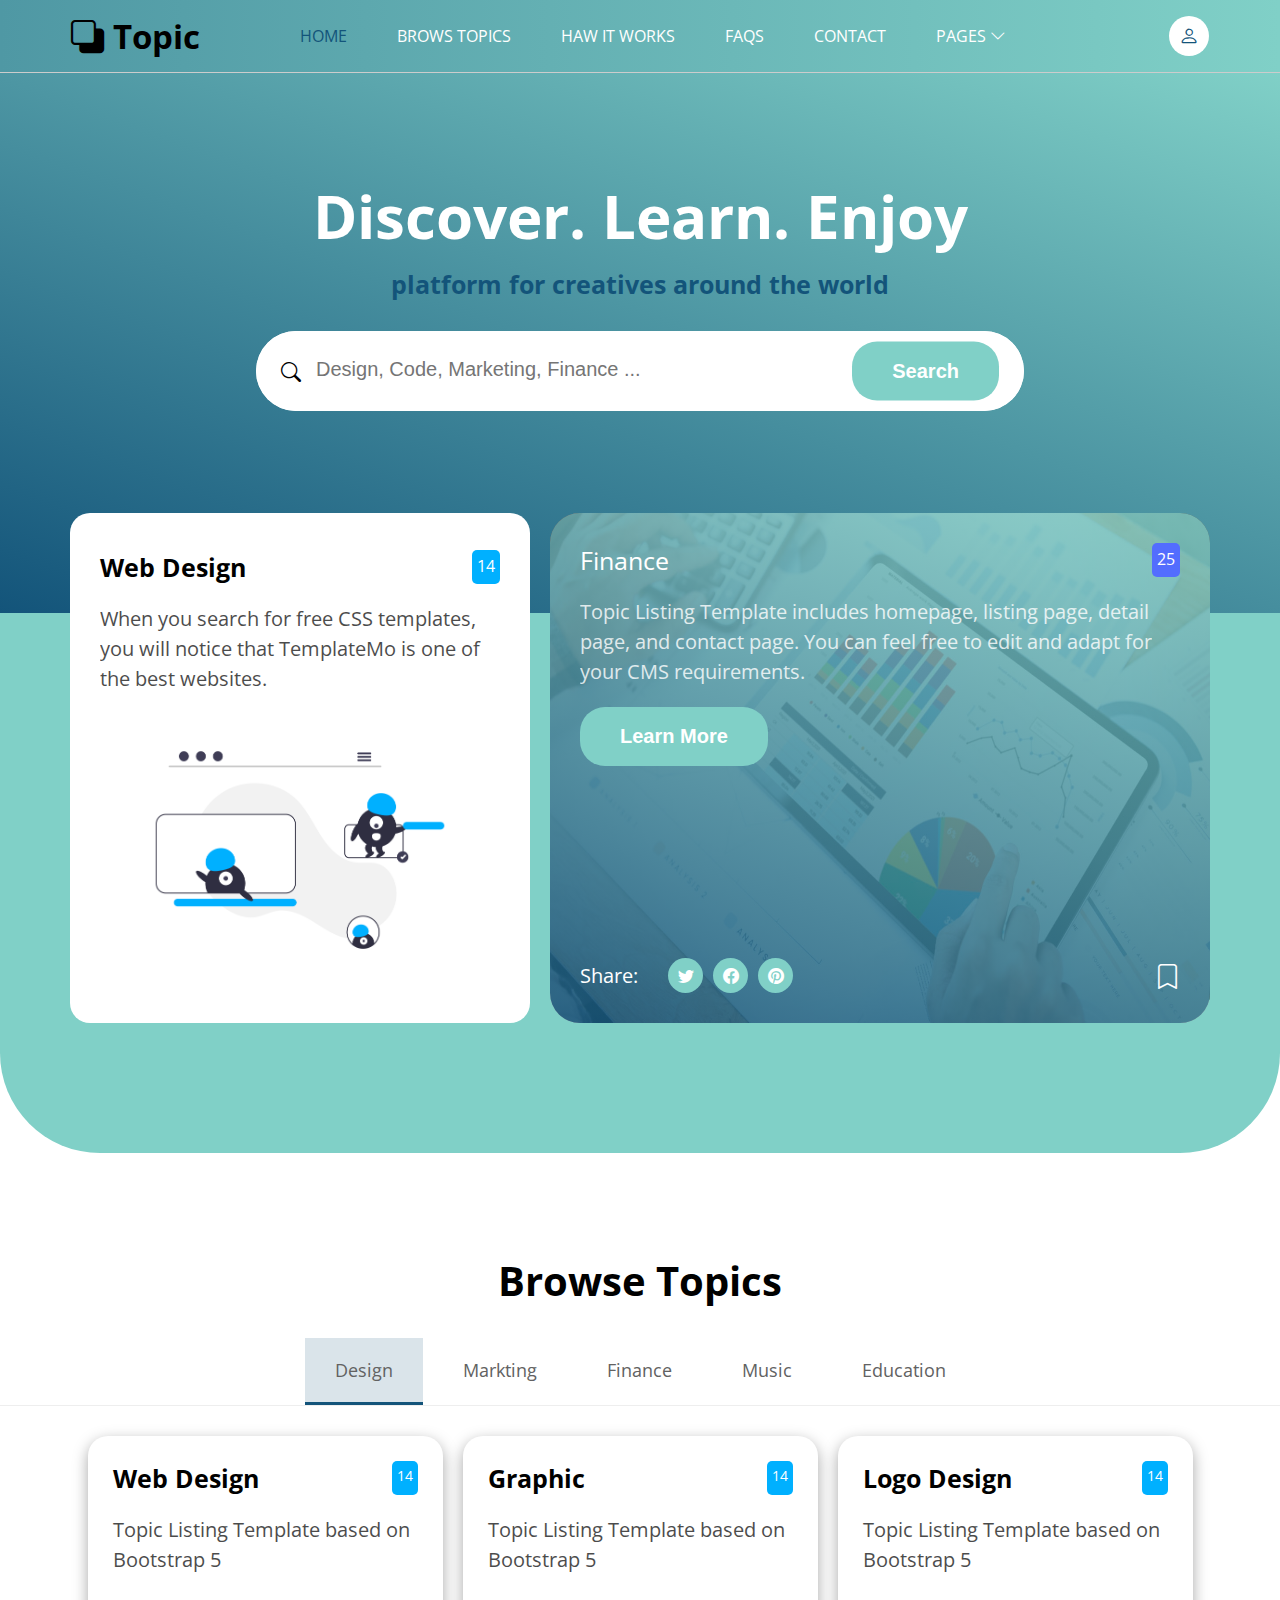
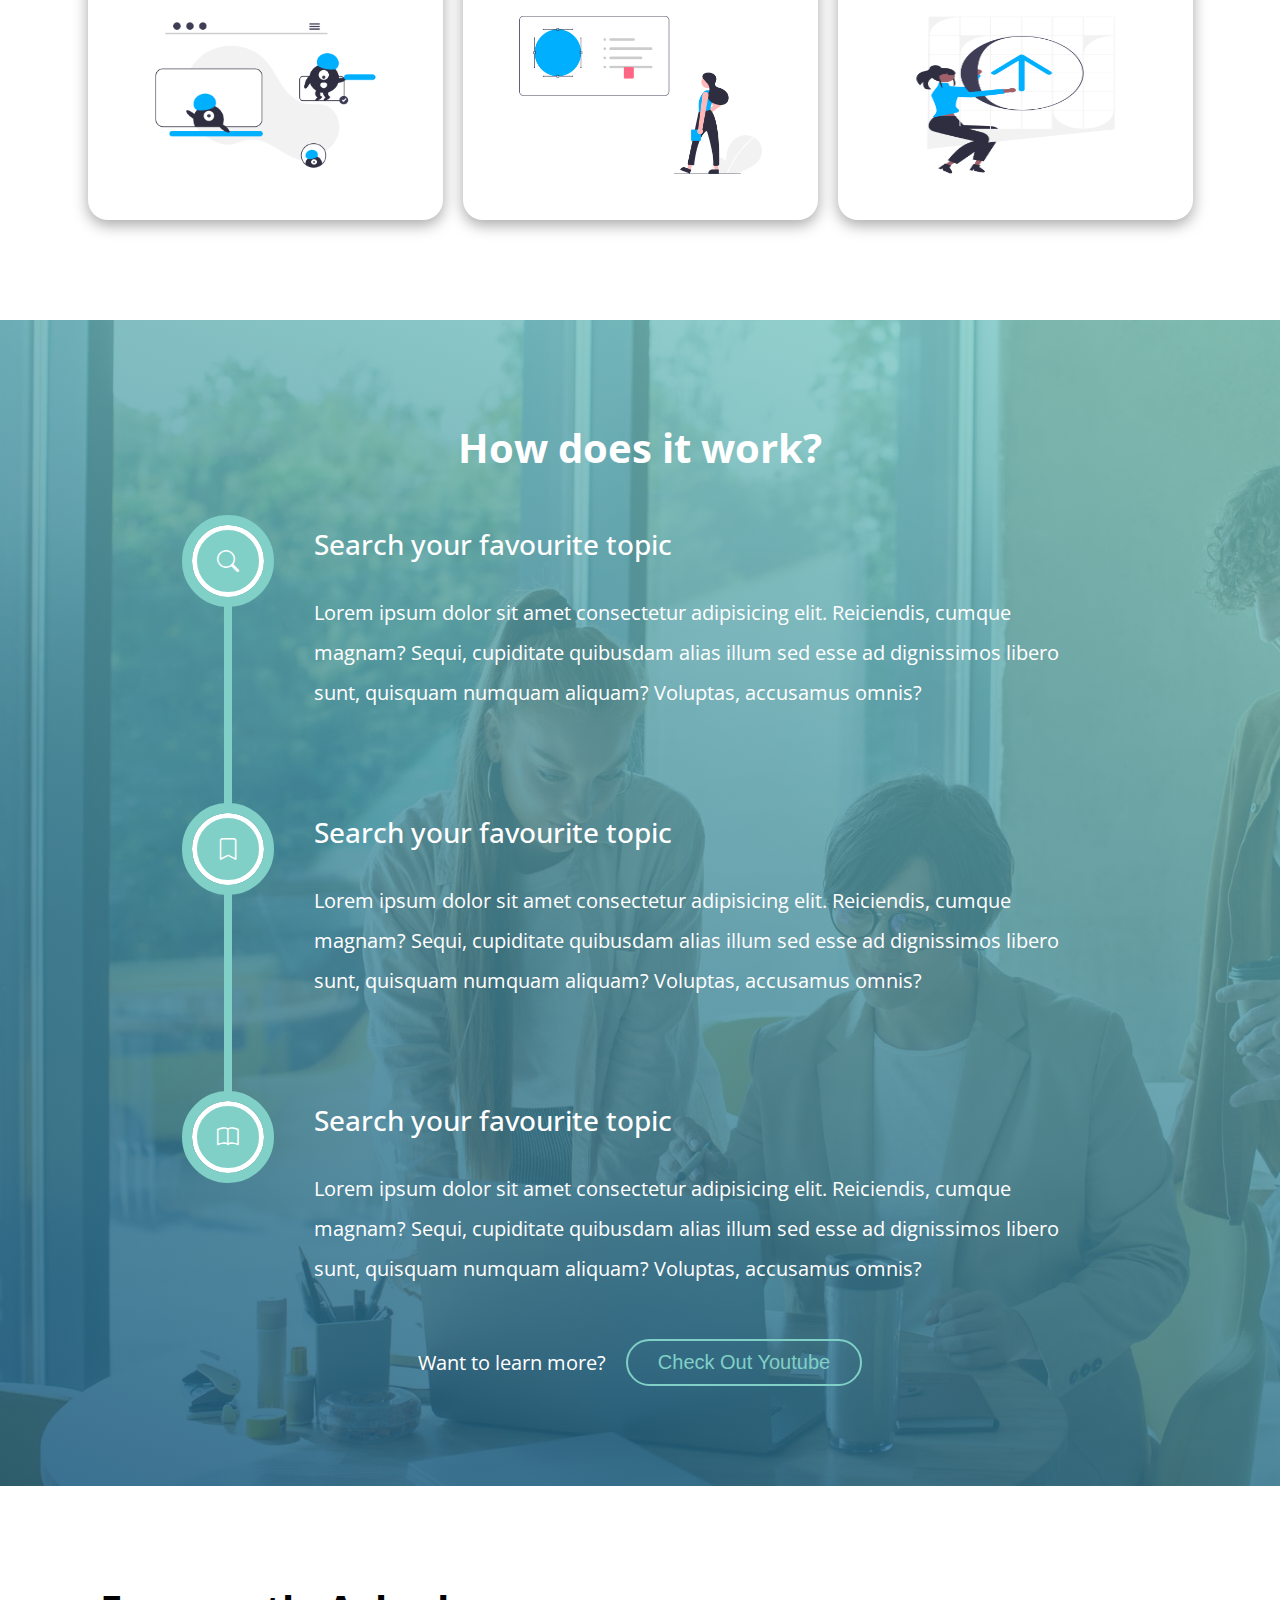
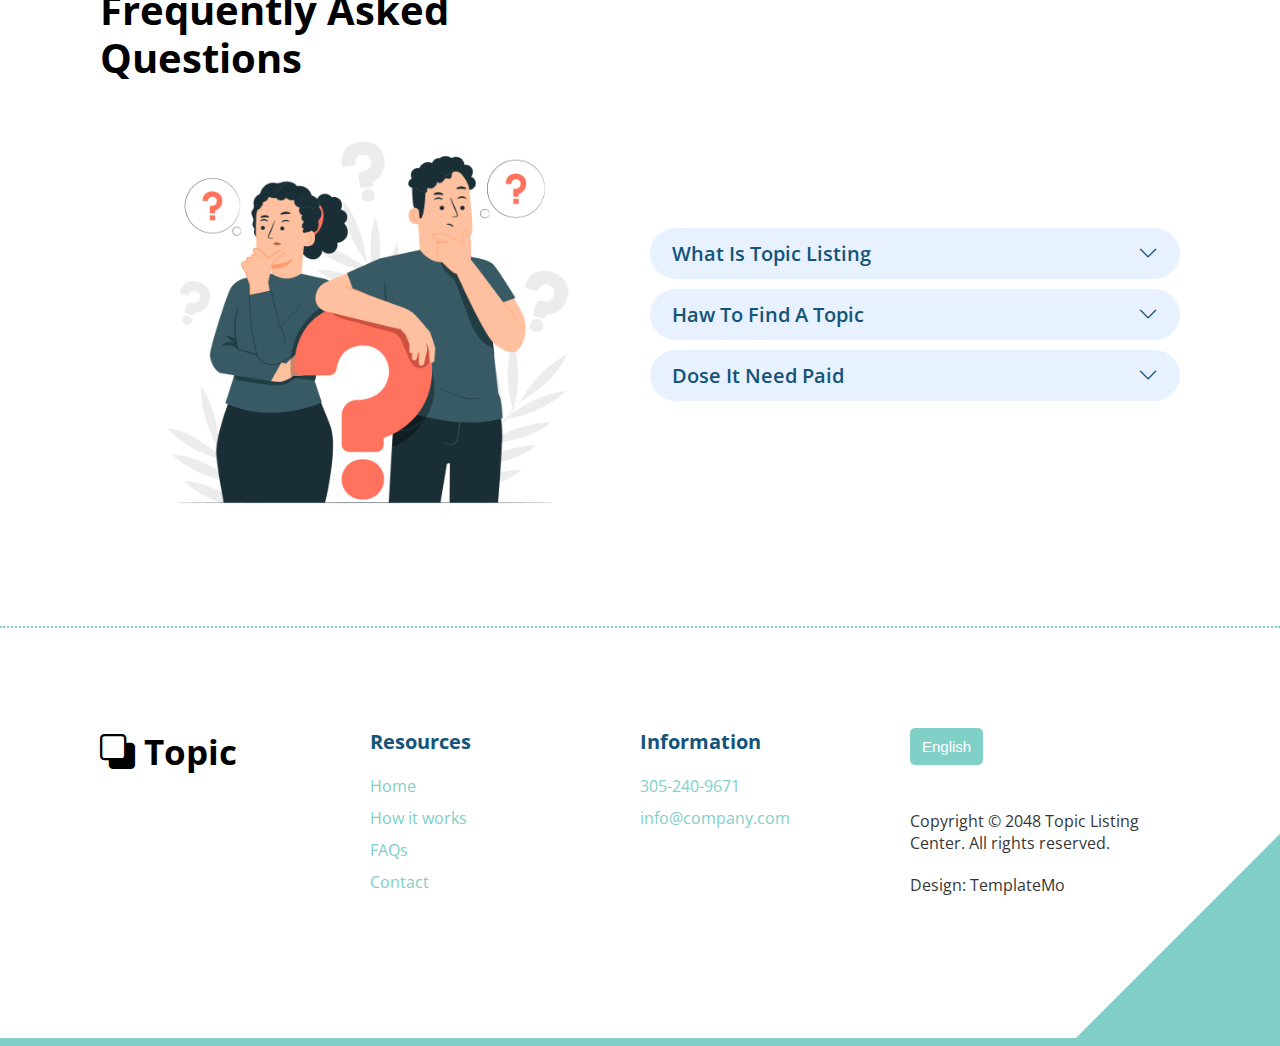
<file: index.html>
<!DOCTYPE html>
<html lang="en">
<head>
    <meta charset="UTF-8">
    <meta name="viewport" content="width=device-width, initial-scale=1.0">
    <!-- start icons -->
    <link href='https://unpkg.com/boxicons@2.1.4/css/boxicons.min.css' rel='stylesheet'>
    <link rel="stylesheet" href="https://cdnjs.cloudflare.com/ajax/libs/font-awesome/6.6.0/css/all.min.css" integrity="sha512-Kc323vGBEqzTmouAECnVceyQqyqdsSiqLQISBL29aUW4U/M7pSPA/gEUZQqv1cwx4OnYxTxve5UMg5GT6L4JJg==" crossorigin="anonymous" referrerpolicy="no-referrer" />
    <link rel="stylesheet" href="https://cdn.jsdelivr.net/npm/bootstrap-icons@1.11.3/font/bootstrap-icons.min.css">
    <!-- end icons -->
     <!-- start fonts -->
     <link href="https://fonts.googleapis.com/css2?family=Open+Sans:ital,wght@0,300..800;1,300..800&display=swap" rel="stylesheet">
     <!-- end fonts -->
    <link rel="stylesheet" href="style.css">
    <title> project -2 ( part 1 ) </title>
</head>
<body>


<!-- start nav -->
 <nav>
    <div class="left_nav">
        <b><i class="bi bi-back"></i> Topic </b>
        <ul>
            <li>
                <a href="#" class="active">Home</a>
            </li>
            <li>
                <a href="#">Brows Topics</a>
            </li>
            <li>
                <a href="#">Haw it works</a>
            </li>
            <li>
                <a href="#">Faqs</a>
            </li>
            <li>
                <a href="#">Contact</a>
            </li>
            <li>
                <a href="#">pages <i class="bi bi-chevron-down"></i></a>
                <div class="dropdown-menu">
                    <a href="#"> TOPICS listing </a>
                    <a href="#"> Contact form </a>
                </div>
            </li>
        </ul>
    </div>
    <div class="right_nav">
        <i class="bi bi-person"></i>
        <i class="bi bi-list"></i>
    </div>
 </nav>
<!-- end nav -->

<!-- start main -->
 <main>
    <header>
        <article>
            <h1>Discover. Learn. Enjoy</h1>
            <b>platform for creatives around the world</b>
            <div>
                <i class="bi bi-search"></i>
                <input type="search" placeholder="Design, Code, Marketing, Finance ...">
                <button>Search</button>
            </div>
        </article>
    </header>
    <div class="down_header">

        <div class="card-1">
            <div>
                <b>Web Design</b>
                <span>14</span>
            </div>
            <p>When you search for free CSS templates, you will notice that TemplateMo is one of the best websites.</p>
            <img src="imgs/webDesign.png" alt="">
        </div>

        <div class="card-2">
            <img src="imgs/finance.jpg" alt="">
            <div class="top_card">
                <div>
                    <b>Finance</b>
                    <span>25</span>
                </div>
                <p>Topic Listing Template includes homepage, listing page, detail page, and contact page. You can feel free to edit and adapt for your CMS requirements.</p>
                <button class="btn"> Learn More </button>
            </div>
            <div class="down_card">
                <div class="social">
                    <p>Share:</p>
                    <div>
                        <i class="bi bi-twitter"></i>
                        <i class="bi bi-facebook"></i>
                        <i class="bi bi-pinterest"></i>
                    </div>
                </div>
                <i class="bi bi-bookmark"></i>
            </div>
        </div>
        
    </div>
 </main>
<!-- end main -->


<!-- start sec-Browse Topics -->
 <section class="topics">
    <h2 class="sec_title">Browse Topics</h2>
    <ul>
        <li class="active">Design</li>
        <li>Markting
            <div class="dropdown-1">

                <div class="card">
                    <div>
                        <b>Advertsing</b>
                        <span style="background-color: #F50057;">30</span>
                    </div>
                    <p>Topic Listing Template based on Bootstrap 5</p>
                    <img src="imgs/advertising.png" alt="">
                </div>

                <div class="card">
                    <div>
                        <b>Advertsing</b>
                        <span style="background-color: #F50057;">30</span>
                    </div>
                    <p>Topic Listing Template based on Bootstrap 5</p>
                    <img src="imgs/vedioContent.png" alt="">
                </div>

                <div class="card">
                    <div>
                        <b>Advertsing</b>
                        <span style="background-color: #F50057;">30</span>
                    </div>
                    <p>Topic Listing Template based on Bootstrap 5</p>
                    <img src="imgs/tweet.png" alt="">
                </div>

            </div>
        </li>
        <li>Finance</li>
        <li>Music</li>
        <li>Education</li>
    </ul>

    <div class="container">

        <div class="card">
            <div>
                <b>Web Design</b>
                <span>14</span>
            </div>
            <p>Topic Listing Template based on Bootstrap 5</p>
            <img src="imgs/webDesign.png" alt="">
        </div>
        
        <div class="card">
            <div>
                <b>Graphic</b>
                <span>14</span>
            </div>
            <p>Topic Listing Template based on Bootstrap 5</p>
            <img src="imgs/graphics.png" alt="">
        </div>
        <div class="card">
            <div>
                <b>Logo Design</b>
                <span>14</span>
            </div>
            <p>Topic Listing Template based on Bootstrap 5</p>
            <img src="imgs/logo design.png" alt="">
        </div>

    </div>

 </section>
<!-- end sec-Browse Topics -->




<!-- start sec-work -->
 <section class="work">
    <h3 class="sec_title">How does it work?</h3>
    <div class="container">
        <div class="card">
            <i class="bi bi-search"></i>
            <div>
                <b>Search your favourite topic</b>
                <p>Lorem ipsum dolor sit amet consectetur adipisicing elit. Reiciendis, cumque magnam? Sequi, cupiditate quibusdam alias illum sed esse ad dignissimos libero sunt, quisquam numquam aliquam? Voluptas, accusamus omnis?</p>
            </div>
        </div>
        <div class="card">
            <i class="bi bi-bookmark"></i>
            <div>
                <b>Search your favourite topic</b>
                <p>Lorem ipsum dolor sit amet consectetur adipisicing elit. Reiciendis, cumque magnam? Sequi, cupiditate quibusdam alias illum sed esse ad dignissimos libero sunt, quisquam numquam aliquam? Voluptas, accusamus omnis?</p>
            </div>
        </div>
        <div class="card">
            <i class="bi bi-book"></i>
            <div>
                <b>Search your favourite topic</b>
                <p>Lorem ipsum dolor sit amet consectetur adipisicing elit. Reiciendis, cumque magnam? Sequi, cupiditate quibusdam alias illum sed esse ad dignissimos libero sunt, quisquam numquam aliquam? Voluptas, accusamus omnis?</p>
            </div>
        </div>
    </div>
    <div class="down_work">
        <p>Want to learn more? </p>
        <button>Check Out Youtube</button>
    </div>
 </section>
<!-- end sec-work -->


<!-- start sec-Questions -->
 <section class="questions">
    <h4 class="sec_title">Frequently Asked Questions</h4>
    <div class="container">
        <div class="card_img">
            <img src="imgs/question.jpg" alt="">
        </div>
        <div class="details">
            <article>
                <div>What Is Topic Listing <i class="bi bi-chevron-down"></i></div>
                <p>Topic Listing is free Bootstrap 5 CSS template. You are not allowed to redistribute this template on any other template collection website without our permission. Please contact TemplateMo for more detail. Thank you.</p>
            </article>
            <article>
                <div>Haw To Find A Topic<i class="bi bi-chevron-down"></i></div>
                <p>Topic Listing is free Bootstrap 5 CSS template. You are not allowed to redistribute this template on any other template collection website without our permission. Please contact TemplateMo for more detail. Thank you.</p>
            </article>
            <article>
                <div>Dose It Need Paid <i class="bi bi-chevron-down"></i></div>
                <p>Topic Listing is free Bootstrap 5 CSS template. You are not allowed to redistribute this template on any other template collection website without our permission. Please contact TemplateMo for more detail. Thank you.</p>
            </article>
        </div>
    </div>
 </section>
<!-- end sec-Questions -->




<!-- start-footer -->
<footer>

    <div class="card">
        <b><i class="bi bi-back"></i> Topic </b>
    </div>
    <div class="card">
        <b> Resources </b>
        <div>
            <a href="#">Home</a>
            <a href="#">How it works</a>
            <a href="#">FAQs</a>
            <a href="#">Contact</a>
        </div>
    </div>
    <div class="card">
        <b> Information </b>
        <div>
            <a href="#">305-240-9671</a>
            <a href="#">info@company.com</a>
        </div>
    </div>
    <div class="card">
        <button>English</button>
        <p>Copyright © 2048 Topic Listing Center. All rights reserved.</p>
        <p>Design: TemplateMo</p>
    </div>
</footer>
<!-- end-footer -->

</body>
</html>
</file>
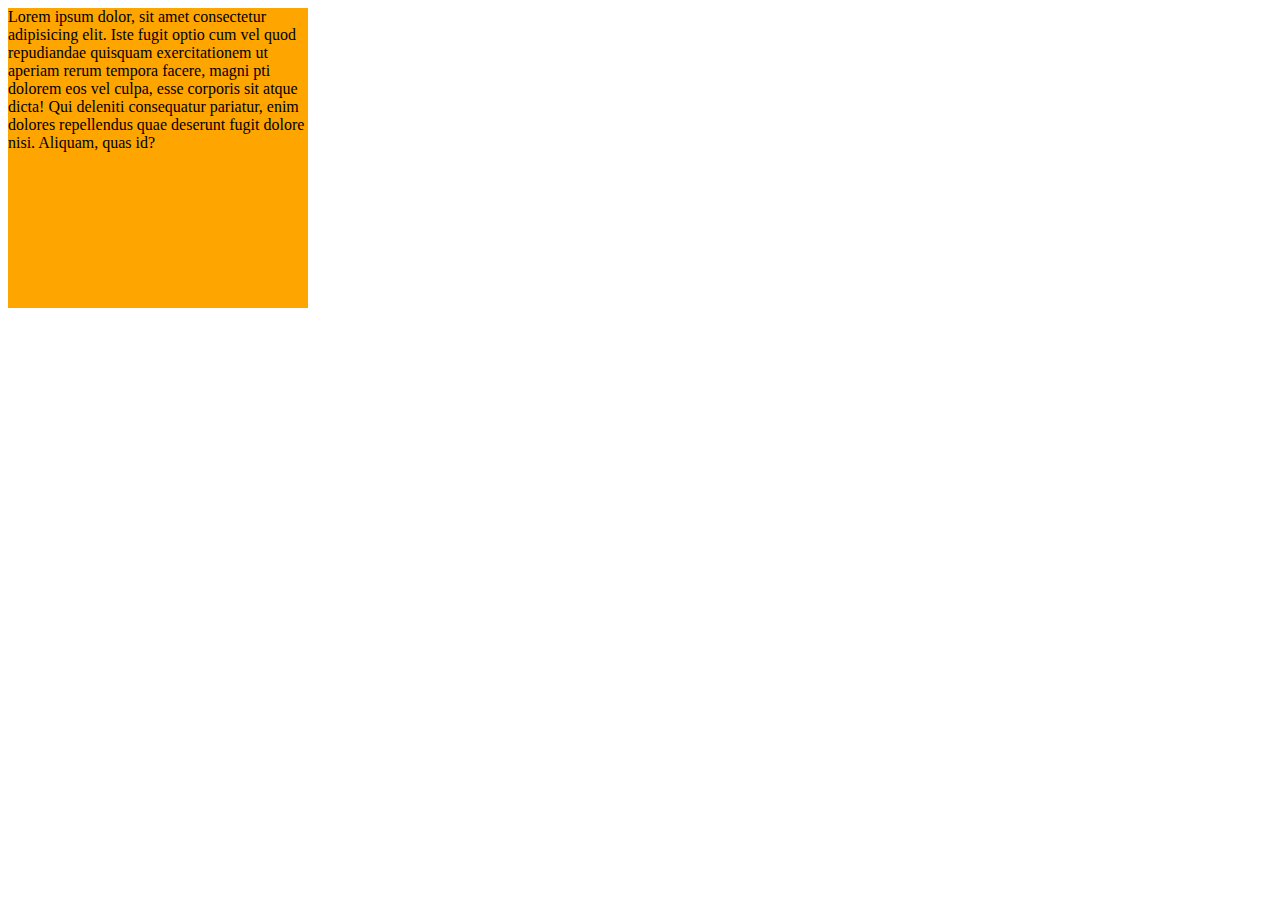
<file: test.html>
<!DOCTYPE html>
<html lang="en">
<head>
    <meta charset="UTF-8">
    <meta name="viewport" content="width=device-width, initial-scale=1.0">
    <title>Document</title>
    <style>
        div{
            min-height: 300px;
            width: 300px;
            background-color: orange;
        }
    </style>
</head>

<body>

    <div>
        Lorem ipsum dolor, sit amet consectetur adipisicing elit. Iste fugit optio cum vel quod repudiandae quisquam exercitationem ut aperiam rerum tempora facere, magni pti dolorem eos vel culpa, esse corporis sit atque dicta! Qui deleniti consequatur pariatur, enim dolores repellendus quae deserunt fugit dolore nisi. Aliquam, quas id?
    </div>
    
</body>
</html>
</file>
<file: style.css>
*{
    margin: 0;
    padding: 0;
}
:root{
    --main-color: #80d0c7 ; 
    --secodary-color :  #13547a ;
}

body{
    font-family: "Open Sans", sans-serif;
}


/* start nav */
nav{
    display: flex;
    align-items: center;
    justify-content: space-around ;
    background: linear-gradient( to right , #4f98a4 , #80d0c7 ) ;
    position: sticky;
    top: 0;
    z-index: 500;
    border-bottom: 1px solid  #ccc;
}
nav .left_nav{
    display: flex;
    align-items: center;
    justify-content: center;
    gap: 80px;
}
nav .left_nav b{
    font-size: 33px;
}
nav .left_nav ul{
    display: flex;
    align-items: center;
    justify-content: center;
    gap: 10px;
}
nav .left_nav ul li{
    list-style: none;
    padding: 25px  20px;
}
nav .left_nav ul li:nth-of-type(6){
    position: relative;
}
nav .left_nav ul li:nth-of-type(6) .dropdown-menu {
    position: absolute;
    box-shadow: rgba(0, 0, 0, 0.35) 0px 5px 15px;
    background-color: #fff;
    width: 150px;
    left: 0;
    text-align: center;
    display: flex;
    flex-direction: column;
    transition: 0.5s;
    gap: 10px;
    border-radius: 5px;


    opacity: 0;
    top: 150%;
    height: 0;
    padding: 0 ;
    overflow: hidden;


}
nav .left_nav ul li:nth-of-type(6):hover .dropdown-menu{
    opacity: 1;
    top: 90%;
    height:auto;
    padding: 20px ;
    overflow: visible;


}
nav .left_nav ul li:nth-of-type(6) .dropdown-menu::after{
    content: '';
    position: absolute;

    border: 13px solid #fff;
    transform: rotate(45deg);
    left: 15px;
    top: -8px;
}
nav .left_nav ul li:nth-of-type(6) .dropdown-menu a{
    color: var(--secodary-color);
}
nav .left_nav ul li a{
    text-decoration: none;
    color: #fff;
    text-transform: uppercase;
    transition: 0.5s;
}
nav .left_nav ul li a:hover ,
nav .left_nav ul li a.active {
    color: var(--secodary-color);
}
nav .right_nav{
    display: flex;
    gap: 10px;
    align-items: center;
}
nav .right_nav .bi-person{
    width: 40px;
    height: 40px;
    display: flex;
    align-items: center;
    justify-content: center;
    background-color: #fff;
    color: var(--secodary-color);
    border-radius: 50%;
    transition: 0.5s;
    font-size: 20px;
}
nav .right_nav .bi-person:hover{
    background-color: var(--secodary-color);
    color: #fff;
    cursor: pointer;
}
.bi-list{
    font-size: 30px;
    color: #fff;
    transition: 0.5s;
    cursor: pointer;
    display: none;
}
.bi-list:hover{
    transform: scaleX(1.4);
}
@media (max-width:1100px) {
    nav .left_nav{
        gap: 30px;
    }
}
@media (max-width:995px) {
    .bi-list{
        display: block;
    }
    nav{
        padding: 20px 0 ;
        position: relative;
    }
    nav .left_nav ul{
        /* display: none; */
        position: absolute;
        width: 100%;
        background-color: var(--main-color);
        left: 0;
        top: 100%;
        flex-direction: column;

        gap: 5px;
        
        transition: 0.5s;
        opacity: 0;
        height: 0;
        padding: 0;
        overflow: hidden;

    }
    nav .left_nav ul li{
        list-style: none;
        padding: 0;
        width: 100%;
    }
    nav .left_nav ul li a{
        display: block;
        text-align: center;
        width: 100%;
        padding: 10px 0;
        transition: 0.5s;
        position: relative;
    }
    nav .left_nav ul li a::after{
        content: '';
        position: absolute;

        width: 0;
        height: 2px;
        background-color: var(--secodary-color);

        left: 0;
        top: 0;
        transition: 1s;
    }
    nav .left_nav ul li a::before{
        content: '';
        position: absolute;

        width: 0;
        height: 2px;
        background-color: var(--secodary-color);

        right: 0;
        bottom: 0;
        transition: 1s;
    }
    nav .left_nav ul li a:hover::after , 
    nav .left_nav ul li a:hover::before { 
        width: 100%;
    }
    nav .left_nav ul li a:hover{
        background-color: #fff;
    }
    nav .left_nav ul li:nth-of-type(6) .dropdown-menu{
        opacity: 1;
        top: 120%;
        left: 50%;
        height:auto;
        padding: 20px ;
        overflow: visible;
        transform: translateX(-50%);
        
    }
    nav .left_nav ul li:nth-of-type(6):hover .dropdown-menu{
        top: 120%;

    }
    nav:hover ul{
        opacity: 1;
        height: auto;
        padding: 20px 0 150px;;
        overflow: visible;

    }

}
/* end nav */







/* start header */
main{
    min-height: 120vh;
    background-color: var(--main-color);
    border-radius:  0 0 100px 100px;
}
header{
    height: 60vh;
    background: linear-gradient( 20deg ,  #13547a , #80d0c7 ) ;
    display: flex;
    align-items: center;
    justify-content: center;


}
header article{
    width: 100%;
    display: flex;
    align-items: center;
    justify-content: center;
    flex-direction: column;
    gap: 20px;
    transform: translateY(-50px);
}
header article h1{
    font-size: 60px;
    color: #fff;
}
header article b{
    color: var(--secodary-color);
    font-size: 25px;
    transform: translateY(-10px);
}
header article div{
    width: 60%;
    height: 80px;
    background-color: #fff;
    border-radius: 50px;
    position: relative;
}
header article div input{
    width: 100%;
    height: 100%;
    border-radius: 50px;
    outline: none;
    padding: 0 60px;
    border: none;

}
header article div input::placeholder{
    font-size: 20px;
}
header article div i{
    position: absolute;
    top: 50%;
    transform: translateY(-50%);
    left: 25px;
    font-size: 20px;
}
header article div button , 
.btn {
    position: absolute;
    top: 50%;
    transform: translateY(-50%);
    right: 25px ;
    border: none;
    background-color: var(--main-color);
    padding: 18px 40px;
    color: #fff;
    font-weight: 600;
    font-size: 20px;
    border-radius: 25px;
}
@media (max-width:995px) {
    header article h1{
        font-size: 45px;
    }
    header article b{
        font-size: 20px;
    }
    header article div{
        width: 90%;
        height: 60px;
        background-color: #fff;
        border-radius: 50px;
        position: relative;
    }
    header article div button , 
.btn {
    padding: 10px 40px;
}
}
@media (max-width:500px) {
    header article h1{
        font-size: 35px;
    }
    header article b{
        font-size: 16px;
    }
}

/* end header */



/* start down_headr */
.down_header{
    display: flex;
    align-items: center;
    justify-content: center;
    gap: 20px;
    transform: translateY(-100px);
}
.down_header .card-1{
    width: 400px;
    background-color: #fff;
    padding: 30px;
    border-radius: 20px;
    display: flex;
    flex-direction: column;
    align-items: center;
    justify-content: center;
    gap: 20px;
    height: 450px;
    transition: 0.5s;
}
.down_header .card-1:hover{
    margin-top: -10px;
}
.down_header .card-1 div{
    display: flex;
    width: 100%;
    justify-content: space-between;
}
.down_header .card-1 div b {
    font-size: 25px;
}
.down_header .card-1 div span{
    padding: 5px;
    border-radius: 5px;
    color: #fff;
    background-color: #00B0FF;
}
.down_header .card-1 p{
    font-size: 20px;
    opacity: 0.7;
    line-height: 1.5;
}
.down_header .card-1 img{
    width: 100%;
}
.down_header .card-2{
    width: 600px;
    height: 450px;
    color: #fff;
    padding: 30px ;
    border-radius: 30px;
    background: linear-gradient(20deg , #13547ad8 , #80d0c7d1) ;
    display: flex;
    flex-direction: column;
    justify-content: space-between;
    position: relative;
    transition: 0.5s;
}
.down_header .card-2:hover{
    margin-top: -10px;
}
.down_header .card-2 img{
    position: absolute;
    width: 100%;
    height: 100%;
    left: 0;
    top: 0;
    border-radius: 30px;
    z-index: -1;
}
.down_header .card-2 .top_card{
    display: flex;
    flex-direction: column;
    gap: 20px;
}
.down_header .card-2 .top_card div{
    display: flex;
    justify-content: space-between;
}
.down_header .card-2 .top_card div b{
    font-size: 25px;
    font-weight: 400;
}
.down_header .card-2 .top_card div span{
    padding: 5px;
    border-radius: 5px;
    background-color: #536DFE;
    color: #fff;
}
.down_header .card-2 .top_card p{
    line-height: 1.5;
    font-size: 20px;
    opacity: 0.8;
}
.down_header .card-2 .top_card button{
    position:  static ;
    transform: translateY(0);
    width: max-content;
}
.down_header .card-2 .down_card{
    display: flex;
    align-items: center;
    justify-content: space-between;
}
.down_header .card-2 .down_card .social{
    display: flex;
    align-items: center;
    gap: 30px;
}
.down_header .card-2 .down_card .social p{
    font-size: 20px;
}
.down_header .card-2 .down_card .social div {
    display: flex;
    gap: 10px;
}
.down_header .card-2 .down_card .social div i {
    width: 35px;
    height: 35px;
    display: flex;
    align-items: center;
    justify-content: center;
    background-color: var(--main-color);
    border-radius: 50%;
    cursor: pointer;
    transition: 0.5s;
}
.down_header .card-2 .down_card .social div i:hover{
    background-color: var(--secodary-color);
    color: #fff;
    transform: rotate(360deg);
}
.down_header .card-2 .down_card .bi-bookmark{
    font-size: 25px;
}
@media (max-width:995px) {
    /* main{
        height: auto;
    } */
    .down_header{
        flex-wrap: wrap;
    }
    .down_header .card-1{
        width: 80%;
        height: auto;
    }
    .down_header .card-1 img{
        width: 70%;
    }
    .down_header .card-2{
        width: 80%;
    }
}
/* end down_headr */



/* start sec-topics */
.topics{
    margin: 100px 0;
    display: flex;
    flex-direction: column;
    align-items: center;
    justify-content: center;
    gap: 30px;
}
.sec_title{
    font-size: 40px;
}
.topics ul{
    width: 100%;
    display: flex;
    align-items: center;
    justify-content: center;
    gap: 10px;
    border-bottom: 1px solid #eee;
    position: relative;

}
.topics ul li{
    list-style: none;
    padding: 20px  30px;
    font-size: 18px;
    color: rgb(98, 98, 98);
    transition: 0.5s;
    cursor: pointer;
    border-bottom: 3px solid  transparent;
}
.topics ul li:nth-child(2) .dropdown-1{
    position: absolute;
    width: 100%;
    display: flex;
    align-items: center;
    justify-content: center;
    gap: 20px;
    left: 0;
    top: 100%;
    padding: 30px 0;
    background-color: #fff;
    z-index: 5;
    display: none;
}
.topics ul li:nth-child(2):hover .dropdown-1{
    display: flex;
}
.topics ul li:hover , 
.topics ul li.active { 
    border-bottom: 3px solid var(--secodary-color);
    background-color: #13547a28;
}
.topics .container{
    width: 100%;
    display: flex;
    align-items: center;
    justify-content: center;

    gap: 20px;
}
.topics  .card{
    width: calc((100% - 60px ) / 4);
    display: flex;
    flex-direction: column;
    gap: 20px;
    align-items: center;
    justify-content: center;
    border-radius: 20px;
    padding: 25px;
    box-shadow: rgba(0, 0, 0, 0.35) 0px 5px 15px;
}
.topics .card div{
    display: flex;
    justify-content: space-between;
    width: 100%;
}
.topics  .card div b{
    font-size: 25px;
}
.topics  .card div span{
    font-size: 14px;
    padding: 5px;
    border-radius: 5px;
    color: #fff;
    background-color: #00B0FF;
}
.topics  .card p{
    line-height: 1.5;
    font-size: 20px;
    opacity: 0.7;
}
.topics  .card img{
    width: 100%;
    height: 200px;
}
@media (max-width:995px) {
    .topics ul{
        gap: 5px;
    }
    .topics ul li{
        padding: 20px;
        font-size: 16px;
    }
    .topics .container ,
    .topics .dropdown-1{
        flex-wrap: wrap;
    }
    .topics  .card{
        width: calc((100% - 40px ) / 3);
    }
}
@media (max-width:768px) {
    .topics  .card{
        width: 70%;
    }
}
@media (max-width:500px) {
    .topics ul{
        gap: 0;
    }
    .topics ul li{
        padding: 15px;
        font-size: 14px;
    }
}
/* end sec-topics */





/* start sec-work */
.work{
    padding: 100px 0;
    background: linear-gradient(20deg , #13547ad5 , #80d0c7c8 ) , url( imgs/work.jpg );
    background-size: cover;
    display: flex;
    flex-direction: column;
    align-items: center;
    justify-content: center;
    gap: 50px;
    color: #fff;
}
.work .container{
    width: 70%;
    display: flex;
    flex-direction: column;
    gap: 100px;
    position: relative;

}
.work .container::before{
    content: '';
    position: absolute;

    width: 8px;
    height: 75%;
    background-color: var(--main-color);

    left: 32px;
    top: 0;
    z-index: 1;
}
.work .container .card{
    display: flex;
    gap: 50px;
}
.work .container .card i{
    background-color: var(--main-color);
    height: max-content;
    padding: 20px;
    border-radius: 50%;
    display: flex;
    align-items: center;
    justify-content: center;
    border: 5px solid #fff;
    font-size: 22px;
    cursor: pointer;
    outline: 10px solid var(--main-color);
    transition: 0.5s;
    z-index: 2;
}
.work .container .card i:hover{
    background-color: var(--secodary-color);
}
.work .container .card div{
    display: flex;
    flex-direction: column;
    gap: 30px;
}
.work .container .card div b{
    font-size: 28px;
    font-weight: 500;
}
.work .container .card div p{
    font-size: 20px;
    line-height: 2;
}
.work .down_work{
    display: flex;
    align-items: center;
    gap: 20px;
}
.work .down_work p{
    font-size: 20px;
}
.work .down_work button{
    padding: 10px 30px ;
    border-radius: 30px;
    border: 2px solid var(--main-color);
    color: var(--main-color);
    font-size: 20px;
    background-color: transparent ;
    cursor:pointer;
    transition: 0.5s;
}
.work .down_work button:hover{
    background-color: var(--main-color);
    color: #fff;
}
@media (max-width: 995px) {
    .work .container{
        width: 90%;
    }
}
/* end sec-work */





/* start sec- questions */
.questions{
    display: flex;
    flex-direction: column;
    gap: 20px;
    margin: 100px ;
}
.questions .sec_title{
    width: 500px;
    line-height: 1.2;
}
.questions .container{
    display: flex;
    gap: 20px;
    align-items: center;
    justify-content: center;

}
.questions .container .card_img{
    width: calc((100% - 20px ) / 2 );
    display: flex;
    align-items: center;
    justify-content: center;
}
.questions .container .card_img img{
    width: 80%;
}
.questions .container .details{
    width: calc((100% - 20px ) / 2 );
    display: flex;
    flex-direction: column;
    gap: 10px;
}
.questions .container .details article{}
.questions .container .details article div{
    display: flex;
    justify-content: space-between;
    padding: 10px 20px;
    border-radius: 30px;
    background-color: #e7f1ff;
    border: 2px solid transparent;
    transition: 0.5s;
    font-size: 20px;
    color: var(--secodary-color);
    font-weight: 600;
    cursor: pointer;
}
.questions .container .details article div:active {
    border: 2px solid #2370dc;
}
.questions .container .details article div:hover { 
    border: 2px solid #90bbf7;
}
.questions .container .details article p{
    line-height: 1.8;
    opacity: 0.8;
    font-size: 18px;


    transition: 0.5s;


    opacity: 0;
    height: 0;
    padding: 0;
    overflow: hidden;
}
.questions .container .details article p::selection{
    background-color: #90bbf7;
    color: #fff;
}
.questions .container .details article:active p{
    
    opacity: 1;
    height: auto;
    padding: 10px 30px ;
    overflow: visible;
}
@media (max-width:995px) {
    .questions .container{
        /* flex-wrap: wrap; */
        flex-direction: column;
    }
    .questions .container .card_img{
        width: 100%;
    }
    .questions .container .details{
        width: 100%;
    }
}
/* end sec- questions */










/* start footer */
footer{
    display: flex;
    align-items: flex-start;
    justify-content: center;
    /* flex-wrap: wrap; */
    padding: 100px 100px 150px;
    border-top: 2px dotted var(--main-color);
    position: relative;
    overflow: hidden;
}
footer::before{
    content: '';
    position: absolute;

    width: 100%;
    height: 8px;
    background-color: var(--main-color);

    left: 0;
    bottom: 0;
}
footer::after{
    content: '';
    position: absolute;

    width: 300px;
    height: 300px;
    background-color: var(--main-color);
    right: -150px;
    bottom: -150px;

    transform: rotate(45deg);
}
footer .card{
    width: calc(100%  / 4);

}
footer .card:nth-child(1) b{
    font-size: 35px;
}
footer .card:nth-child(2) ,
footer .card:nth-child(3) {
    display: flex;
    flex-direction: column;
    gap: 20px;
}
footer .card:nth-child(2) b , 
footer .card:nth-child(3) b {
    font-size: 20px;
    font-weight: 700;
    color: var(--secodary-color);
}
footer .card:nth-child(2) div , 
footer .card:nth-child(3) div {
    display: flex;
    flex-direction: column;
    gap: 10px;
}
footer .card:nth-child(2) div a , 
footer .card:nth-child(3) div a{
    text-decoration: none;
    color: var(--main-color);
    transition: 0.5s;
}
footer .card:nth-child(2) div a:hover ,
footer .card:nth-child(3) div a:hover {
    color: var(--secodary-color);
}

footer .card:nth-child(4){
    display: flex;
    flex-direction: column;
    gap: 20px;

}
footer .card:nth-child(4) button{
    padding: 10px 12px;
    background-color: var(--main-color);
    color: #fff;
    cursor: pointer;
    border: none;
    border-radius: 5px;
    font-size: 15px;
    width: max-content;

}
footer .card:nth-child(4) p{
    opacity: 0.8;
}
footer .card:nth-child(4) p:nth-child(2){
    margin-top: 25px;
}
@media (max-width:995px) {
    footer{
        padding: 100px 50px 150px;
        flex-wrap: wrap;
        gap: 30px;
    }
    footer .card:nth-child(1){
        width: 100%;
    }
    footer .card:not(:first-child)  {
        width: calc((100% - 60px) / 3);
    
    }
}
@media (max-width:768px) {

    footer .card:nth-child(4){
        width: 100%;
    }
    footer .card:nth-child(2)  ,
    footer .card:nth-child(3)  {
        width: calc((100% - 30px) / 2);
    
    }
}
/* end footer */
</file>
